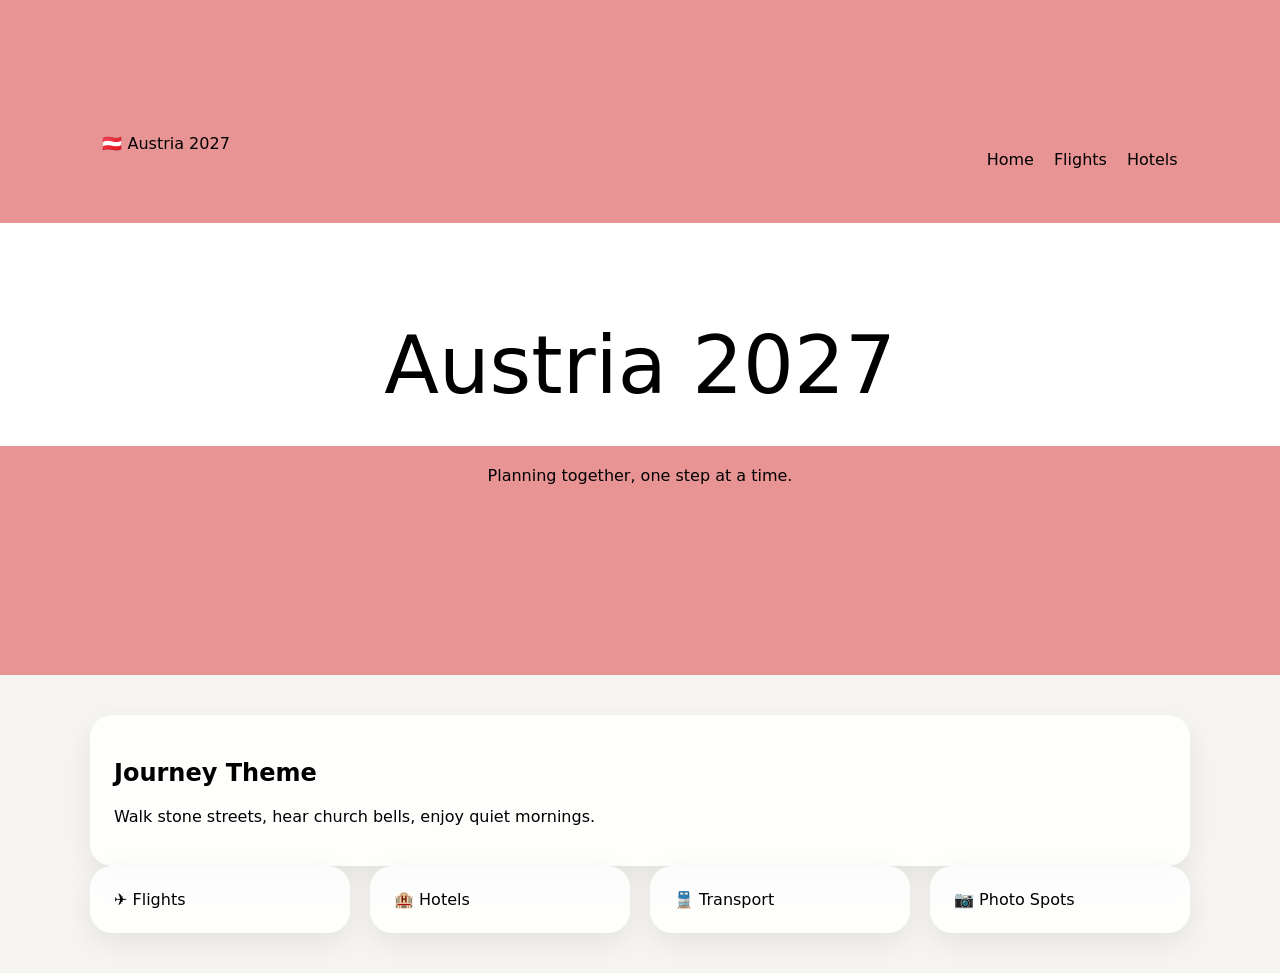
<file: Austria2027/index.html>
<!doctype html><html><head><meta charset='utf-8'><meta name='viewport' content='width=device-width,initial-scale=1'><title>Austria 2027</title><link rel='stylesheet' href='css/variables.css'><link rel='stylesheet' href='css/style.css'></head><body><header class='hero'><nav><div>🇦🇹 Austria 2027</div><ul><li>Home</li><li>Flights</li><li>Hotels</li></ul></nav><div class='hero-content'><h1>Austria 2027</h1><p>Planning together, one step at a time.</p></div></header><main class='container'><section class='card'><h2>Journey Theme</h2><p>Walk stone streets, hear church bells, enjoy quiet mornings.</p></section><section class='grid'><div class='card'>✈ Flights</div><div class='card'>🏨 Hotels</div><div class='card'>🚆 Transport</div><div class='card'>📷 Photo Spots</div></section></main><script src='js/app.js'></script></body></html>
</file>
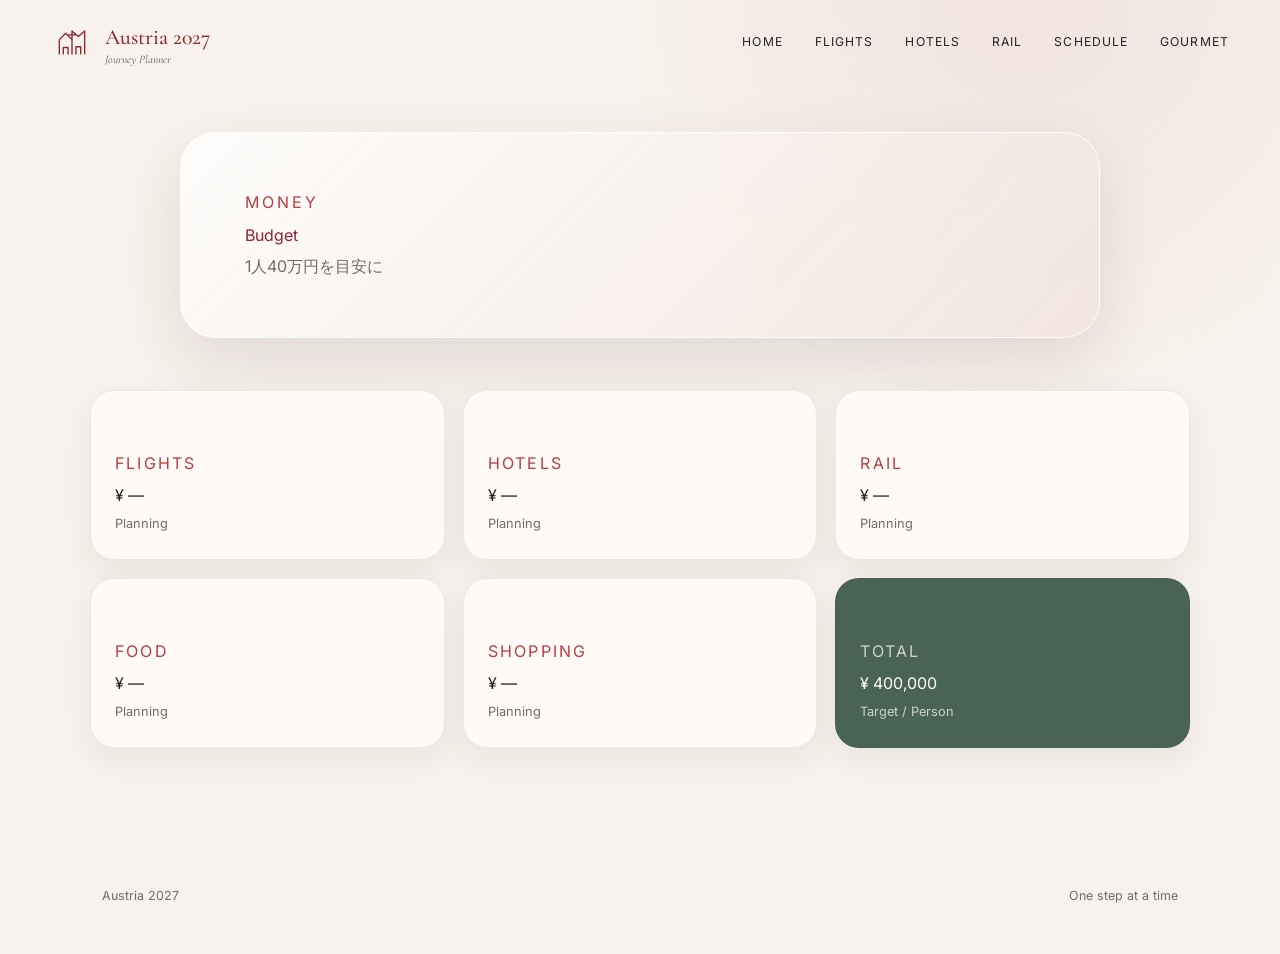
<file: budget.html>
<!doctype html><html lang="ja"><head><script>document.documentElement.classList.add("js")</script><meta charset="utf-8"><meta name="viewport" content="width=device-width,initial-scale=1,viewport-fit=cover"><meta name="theme-color" content="#b73d42"><meta name="description" content="Austria 2027 — Budget"><title>Budget | Austria 2027</title><link rel="preconnect" href="https://fonts.googleapis.com"><link rel="preconnect" href="https://fonts.gstatic.com" crossorigin><link href="https://fonts.googleapis.com/css2?family=Cormorant+Garamond:ital,wght@0,400;0,500;0,600;1,400&family=Inter:wght@400;500;600&display=swap" rel="stylesheet"><link rel="stylesheet" href="css/variables.css"><link rel="stylesheet" href="css/style.css"><link rel="stylesheet" href="css/animation.css"><link rel="stylesheet" href="css/pages.css"></head><body class="inner-page"><div class="scroll-progress" aria-hidden="true"><span></span></div><header class="site-header scrolled"><a class="brand tap-target" href="index.html" aria-label="Austria 2027 ホーム"><span class="brand-symbol" aria-hidden="true"><svg viewBox="0 0 48 48"><path d="M8 39V21l8-8 8 8v18M24 39V10l8 7 8-7v29M13 39v-8h6v8M29 39v-9h6v9M20 15h8" fill="none" stroke="currentColor" stroke-width="1.7" stroke-linecap="round" stroke-linejoin="round"/></svg></span><span class="brand-copy"><strong>Austria 2027</strong><small>Journey Planner</small></span></a><nav class="desktop-nav" aria-label="メインメニュー"><a href="index.html">Home</a>
<a href="flights.html">Flights</a>
<a href="hotels.html">Hotels</a>
<a href="rail.html">Rail</a>
<a href="schedule.html">Schedule</a>
<a href="gourmet.html">Gourmet</a></nav><button class="menu-button tap-target" type="button" aria-label="メニューを開く" aria-expanded="false"><span></span><span></span></button></header><nav class="mobile-menu" aria-label="スマホメニュー"><a class="tap-target" href="index.html">Home</a>
<a class="tap-target" href="flights.html">Flights</a>
<a class="tap-target" href="hotels.html">Hotels</a>
<a class="tap-target" href="rail.html">Rail</a>
<a class="tap-target" href="schedule.html">Schedule</a>
<a class="tap-target" href="gourmet.html">Gourmet</a>
<a class="tap-target" href="cafe.html">Cafe</a>
<a class="tap-target" href="map.html">Map</a>
<a class="tap-target active" href="budget.html">Budget</a>
<a class="tap-target" href="packing.html">Packing</a></nav><main class="inner-main page-frame"><section class="inner-hero reveal"><p>Money</p><h1>Budget</h1><span>1人40万円を目安に</span></section><section class="content-section"><div class="budget-grid"><article class="budget-card reveal"><small>Flights</small><strong>¥ —</strong><span>Planning</span></article><article class="budget-card reveal"><small>Hotels</small><strong>¥ —</strong><span>Planning</span></article><article class="budget-card reveal"><small>Rail</small><strong>¥ —</strong><span>Planning</span></article><article class="budget-card reveal"><small>Food</small><strong>¥ —</strong><span>Planning</span></article><article class="budget-card reveal"><small>Shopping</small><strong>¥ —</strong><span>Planning</span></article><article class="budget-card total reveal"><small>Total</small><strong>¥ 400,000</strong><span>Target / Person</span></article></div></section></main><footer class="page-frame"><span>Austria 2027</span><span>One step at a time</span></footer><nav class="mobile-tabbar" aria-label="スマホ下部メニュー"><a class="tap-target" href="index.html"><span>⌂</span><small>Home</small></a>
<a class="tap-target" href="schedule.html"><span>◫</span><small>Schedule</small></a>
<a class="tap-target" href="map.html"><span>⌖</span><small>Map</small></a>
<a class="tap-target active" href="budget.html"><span>¥</span><small>Budget</small></a></nav><script src="js/app.js"></script></body></html>
</file>
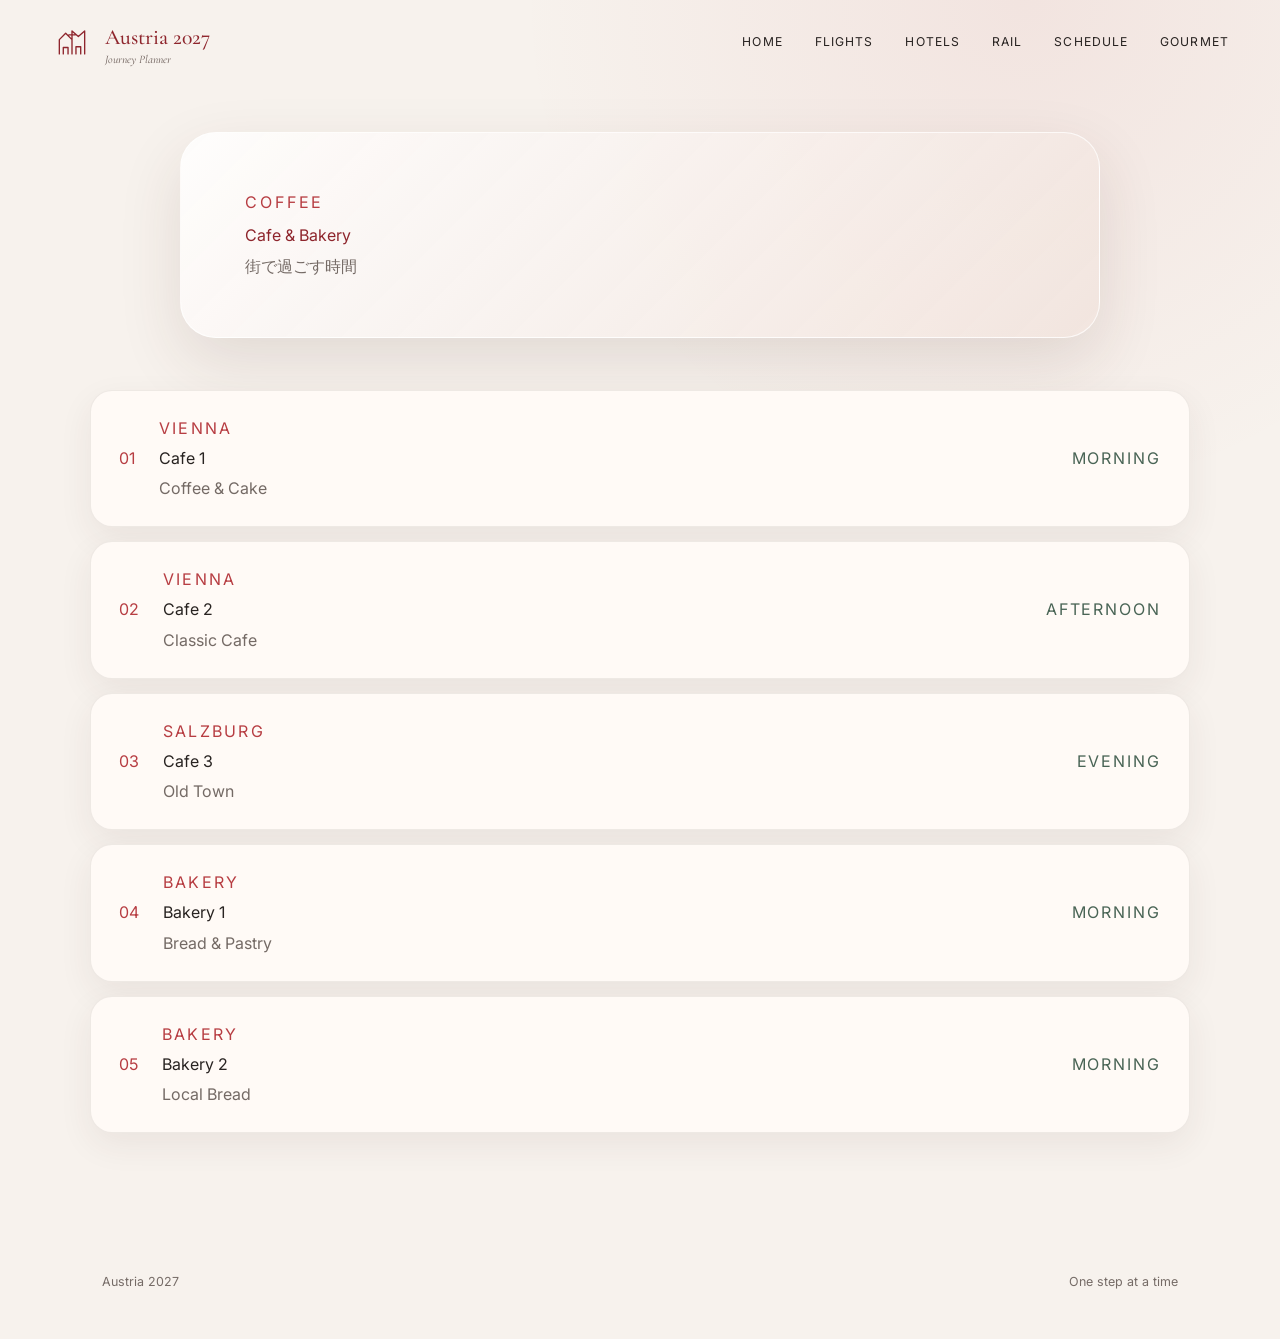
<file: cafe.html>
<!doctype html><html lang="ja"><head><script>document.documentElement.classList.add("js")</script><meta charset="utf-8"><meta name="viewport" content="width=device-width,initial-scale=1,viewport-fit=cover"><meta name="theme-color" content="#b73d42"><meta name="description" content="Austria 2027 — Cafe & Bakery"><title>Cafe | Austria 2027</title><link rel="preconnect" href="https://fonts.googleapis.com"><link rel="preconnect" href="https://fonts.gstatic.com" crossorigin><link href="https://fonts.googleapis.com/css2?family=Cormorant+Garamond:ital,wght@0,400;0,500;0,600;1,400&family=Inter:wght@400;500;600&display=swap" rel="stylesheet"><link rel="stylesheet" href="css/variables.css"><link rel="stylesheet" href="css/style.css"><link rel="stylesheet" href="css/animation.css"><link rel="stylesheet" href="css/pages.css"></head><body class="inner-page"><div class="scroll-progress" aria-hidden="true"><span></span></div><header class="site-header scrolled"><a class="brand tap-target" href="index.html" aria-label="Austria 2027 ホーム"><span class="brand-symbol" aria-hidden="true"><svg viewBox="0 0 48 48"><path d="M8 39V21l8-8 8 8v18M24 39V10l8 7 8-7v29M13 39v-8h6v8M29 39v-9h6v9M20 15h8" fill="none" stroke="currentColor" stroke-width="1.7" stroke-linecap="round" stroke-linejoin="round"/></svg></span><span class="brand-copy"><strong>Austria 2027</strong><small>Journey Planner</small></span></a><nav class="desktop-nav" aria-label="メインメニュー"><a href="index.html">Home</a>
<a href="flights.html">Flights</a>
<a href="hotels.html">Hotels</a>
<a href="rail.html">Rail</a>
<a href="schedule.html">Schedule</a>
<a href="gourmet.html">Gourmet</a></nav><button class="menu-button tap-target" type="button" aria-label="メニューを開く" aria-expanded="false"><span></span><span></span></button></header><nav class="mobile-menu" aria-label="スマホメニュー"><a class="tap-target" href="index.html">Home</a>
<a class="tap-target" href="flights.html">Flights</a>
<a class="tap-target" href="hotels.html">Hotels</a>
<a class="tap-target" href="rail.html">Rail</a>
<a class="tap-target" href="schedule.html">Schedule</a>
<a class="tap-target" href="gourmet.html">Gourmet</a>
<a class="tap-target active" href="cafe.html">Cafe</a>
<a class="tap-target" href="map.html">Map</a>
<a class="tap-target" href="budget.html">Budget</a>
<a class="tap-target" href="packing.html">Packing</a></nav><main class="inner-main page-frame"><section class="inner-hero reveal"><p>Coffee</p><h1>Cafe & Bakery</h1><span>街で過ごす時間</span></section><section class="content-section"><div class="stack-list"><article class="stack-card reveal"><span>01</span><div><small>Vienna</small><h2>Cafe 1</h2><p>Coffee & Cake</p></div><em>Morning</em></article><article class="stack-card reveal"><span>02</span><div><small>Vienna</small><h2>Cafe 2</h2><p>Classic Cafe</p></div><em>Afternoon</em></article><article class="stack-card reveal"><span>03</span><div><small>Salzburg</small><h2>Cafe 3</h2><p>Old Town</p></div><em>Evening</em></article><article class="stack-card reveal"><span>04</span><div><small>Bakery</small><h2>Bakery 1</h2><p>Bread & Pastry</p></div><em>Morning</em></article><article class="stack-card reveal"><span>05</span><div><small>Bakery</small><h2>Bakery 2</h2><p>Local Bread</p></div><em>Morning</em></article></div></section></main><footer class="page-frame"><span>Austria 2027</span><span>One step at a time</span></footer><nav class="mobile-tabbar" aria-label="スマホ下部メニュー"><a class="tap-target" href="index.html"><span>⌂</span><small>Home</small></a>
<a class="tap-target" href="schedule.html"><span>◫</span><small>Schedule</small></a>
<a class="tap-target" href="map.html"><span>⌖</span><small>Map</small></a>
<a class="tap-target" href="budget.html"><span>¥</span><small>Budget</small></a></nav><script src="js/app.js"></script></body></html>
</file>
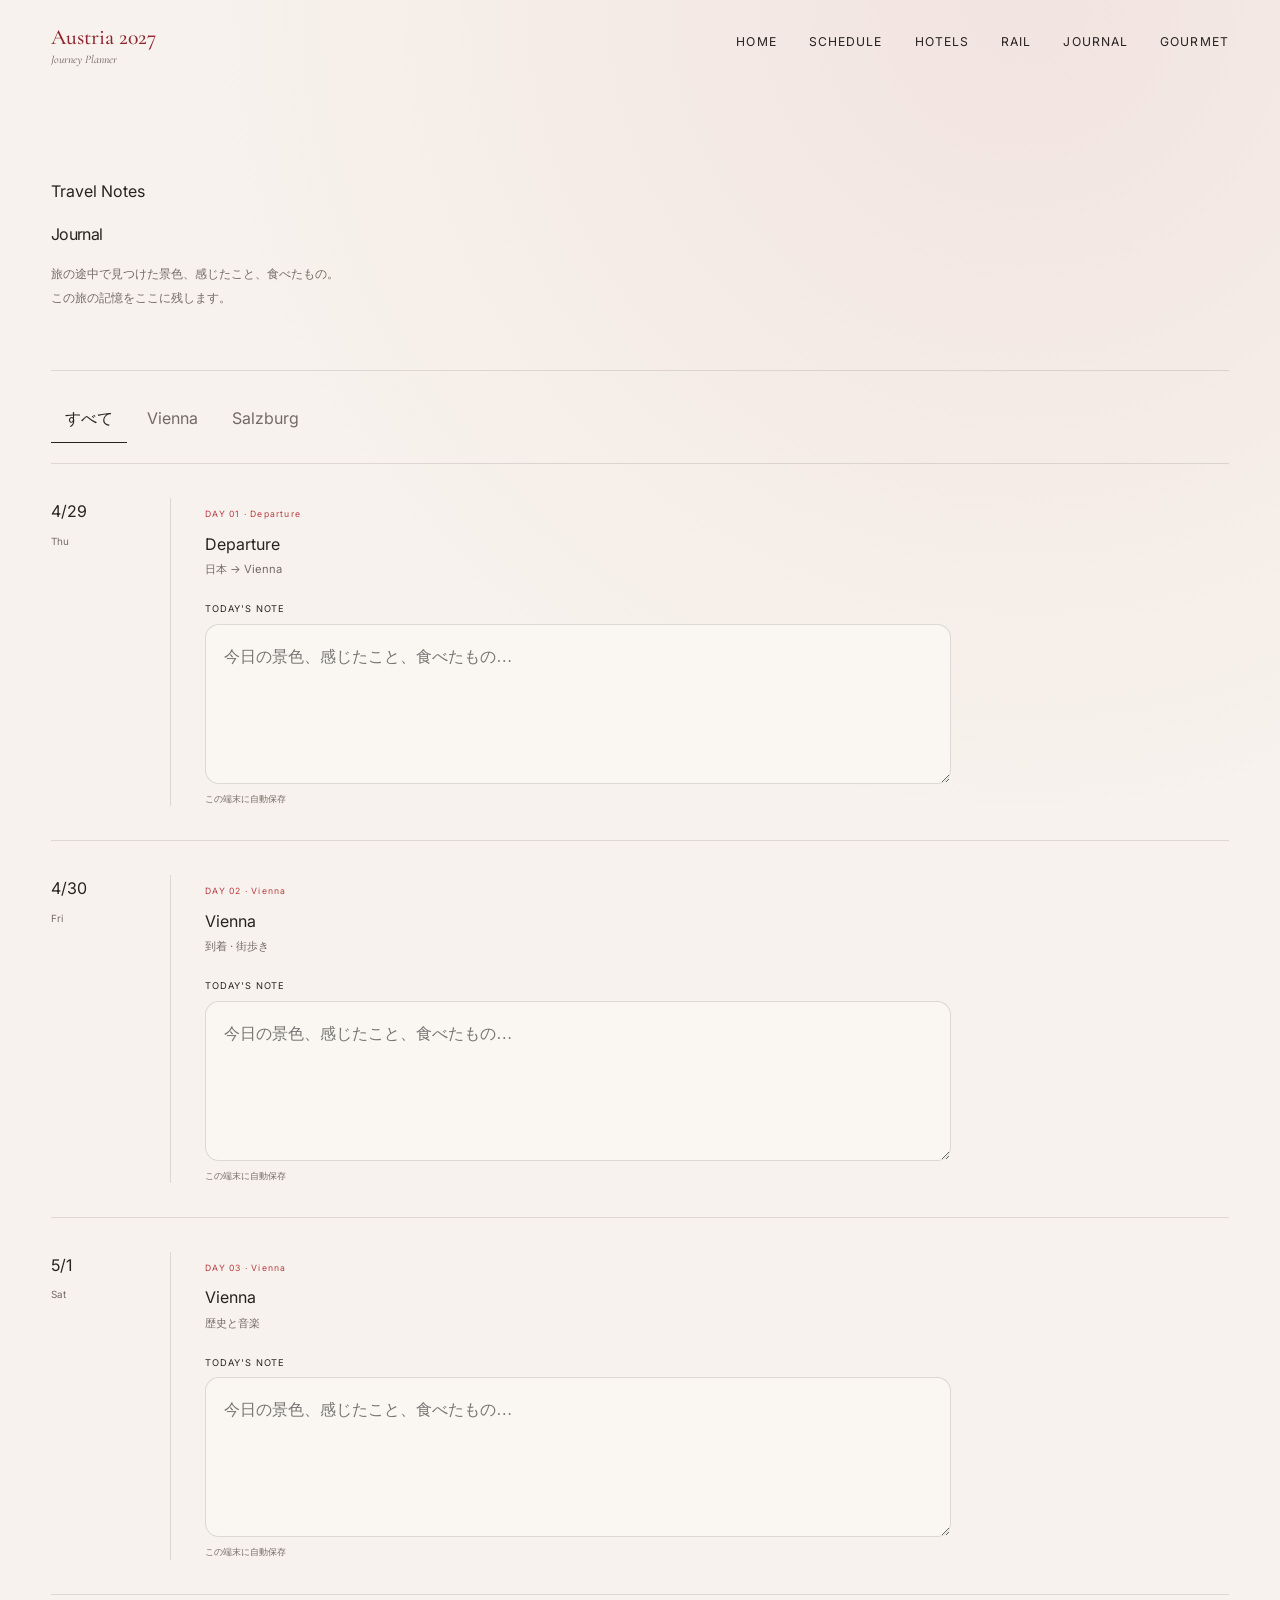
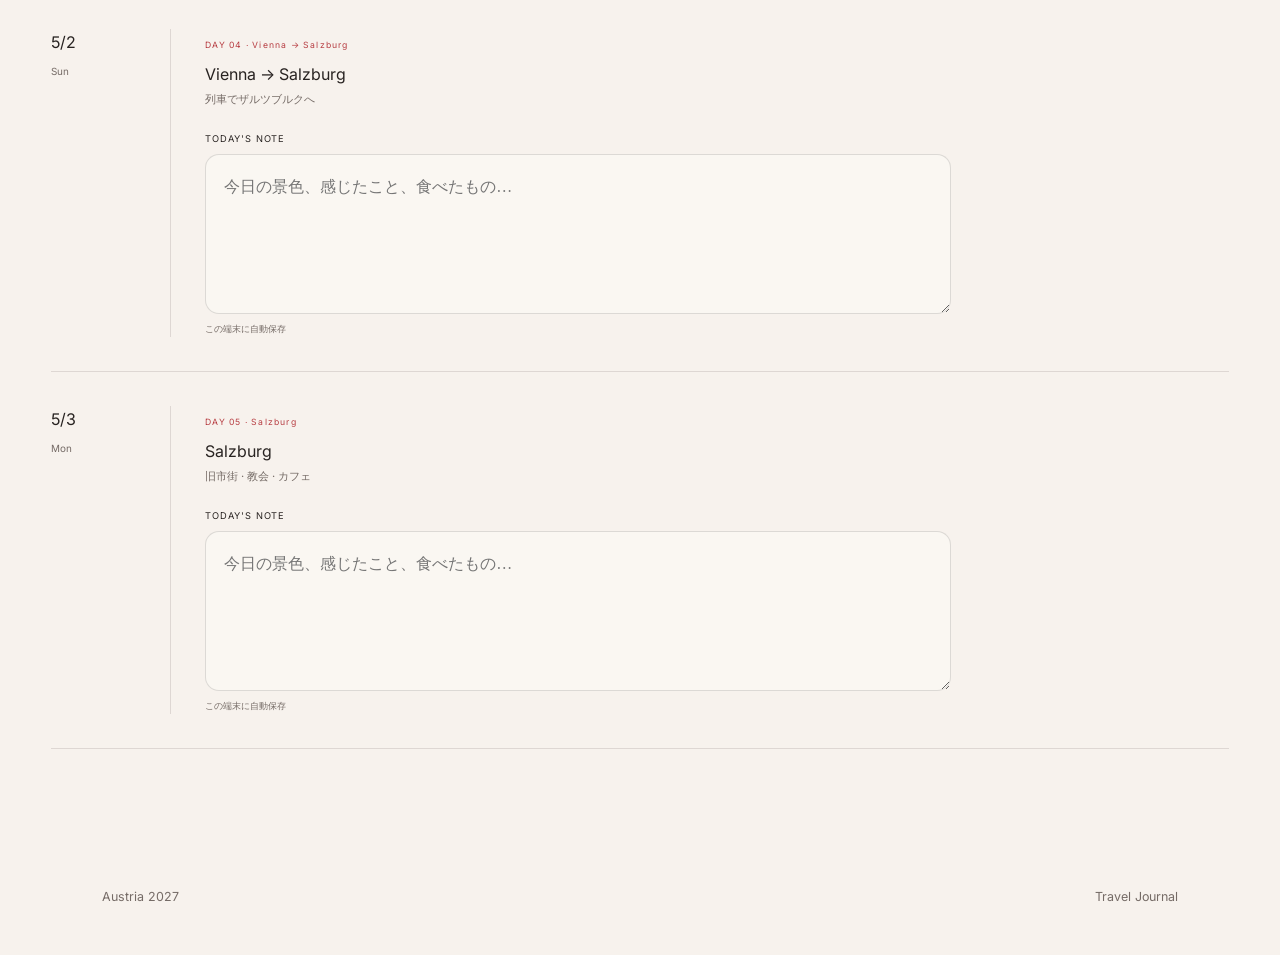
<file: journal.html>
<!doctype html><html lang="ja"><head><script>document.documentElement.classList.add("js")</script><meta charset="utf-8"><meta name="viewport" content="width=device-width,initial-scale=1,viewport-fit=cover"><meta name="theme-color" content="#b73d42"><link rel="preconnect" href="https://fonts.googleapis.com"><link rel="preconnect" href="https://fonts.gstatic.com" crossorigin><link href="https://fonts.googleapis.com/css2?family=Cormorant+Garamond:ital,wght@0,400;0,500;0,600;1,400&family=Inter:wght@400;500;600&display=swap" rel="stylesheet"><link rel="stylesheet" href="css/variables.css"><link rel="stylesheet" href="css/style.css"><link rel="stylesheet" href="css/animation.css"><link rel="stylesheet" href="css/pages.css"><title>Journal | Austria 2027</title></head><body class="inner-page journal-notes-page"><div class="scroll-progress"><span></span></div><header class="site-header scrolled"><a class="brand tap-target" href="index.html"><span class="brand-copy"><strong>Austria 2027</strong><small>Journey Planner</small></span></a><nav class="desktop-nav"><a href="index.html">Home</a><a href="schedule.html">Schedule</a><a href="hotels.html">Hotels</a><a href="rail.html">Rail</a><a href="journal.html">Journal</a><a href="gourmet.html">Gourmet</a></nav><button class="menu-button tap-target" type="button" aria-label="メニューを開く" aria-expanded="false"><span></span><span></span></button></header><nav class="mobile-menu"><a class="tap-target" href="index.html">Home</a><a class="tap-target" href="vienna.html">Vienna</a><a class="tap-target" href="salzburg.html">Salzburg</a><a class="tap-target" href="schedule.html">Schedule</a><a class="tap-target" href="journal.html">Journal</a><a class="tap-target" href="map.html">Map</a></nav><main class="notes-main"><section class="notes-head page-frame"><p class="section-label">Travel Notes</p><h1>Journal</h1><p>旅の途中で見つけた景色、感じたこと、食べたもの。<br>この旅の記憶をここに残します。</p></section><section class="notes-wrap page-frame"><div class="notes-tabs" role="tablist"><button class="active" data-filter="all">すべて</button><button data-filter="vienna">Vienna</button><button data-filter="salzburg">Salzburg</button></div><div class="notes-days"><article class="note-day" data-city="travel" id="day1"><div class="note-date"><strong>4/29</strong><span>Thu</span></div><div class="note-editor"><small>DAY 01 · Departure</small><h2>Departure</h2><p class="note-sub">日本 → Vienna</p><label for="note1">Today's note</label><textarea id="note1" data-note="austria27-note-1" placeholder="今日の景色、感じたこと、食べたもの…"></textarea><div class="note-status" aria-live="polite">この端末に自動保存</div></div></article><article class="note-day" data-city="vienna" id="day2"><div class="note-date"><strong>4/30</strong><span>Fri</span></div><div class="note-editor"><small>DAY 02 · Vienna</small><h2>Vienna</h2><p class="note-sub">到着 · 街歩き</p><label for="note2">Today's note</label><textarea id="note2" data-note="austria27-note-2" placeholder="今日の景色、感じたこと、食べたもの…"></textarea><div class="note-status" aria-live="polite">この端末に自動保存</div></div></article><article class="note-day" data-city="vienna" id="day3"><div class="note-date"><strong>5/1</strong><span>Sat</span></div><div class="note-editor"><small>DAY 03 · Vienna</small><h2>Vienna</h2><p class="note-sub">歴史と音楽</p><label for="note3">Today's note</label><textarea id="note3" data-note="austria27-note-3" placeholder="今日の景色、感じたこと、食べたもの…"></textarea><div class="note-status" aria-live="polite">この端末に自動保存</div></div></article><article class="note-day" data-city="salzburg" id="day4"><div class="note-date"><strong>5/2</strong><span>Sun</span></div><div class="note-editor"><small>DAY 04 · Vienna → Salzburg</small><h2>Vienna → Salzburg</h2><p class="note-sub">列車でザルツブルクへ</p><label for="note4">Today's note</label><textarea id="note4" data-note="austria27-note-4" placeholder="今日の景色、感じたこと、食べたもの…"></textarea><div class="note-status" aria-live="polite">この端末に自動保存</div></div></article><article class="note-day" data-city="salzburg" id="day5"><div class="note-date"><strong>5/3</strong><span>Mon</span></div><div class="note-editor"><small>DAY 05 · Salzburg</small><h2>Salzburg</h2><p class="note-sub">旧市街 · 教会 · カフェ</p><label for="note5">Today's note</label><textarea id="note5" data-note="austria27-note-5" placeholder="今日の景色、感じたこと、食べたもの…"></textarea><div class="note-status" aria-live="polite">この端末に自動保存</div></div></article></div></section></main><footer class="page-frame"><span>Austria 2027</span><span>Travel Journal</span></footer><nav class="mobile-tabbar"><a class="tap-target" href="index.html"><span>⌂</span><small>Home</small></a><a class="tap-target" href="schedule.html"><span>◫</span><small>Schedule</small></a><a class="tap-target active" href="journal.html"><span>✎</span><small>Journal</small></a><a class="tap-target" href="map.html"><span>⌖</span><small>Map</small></a></nav><script src="js/app.js"></script><script src="js/journal.js"></script></body></html>
</file>
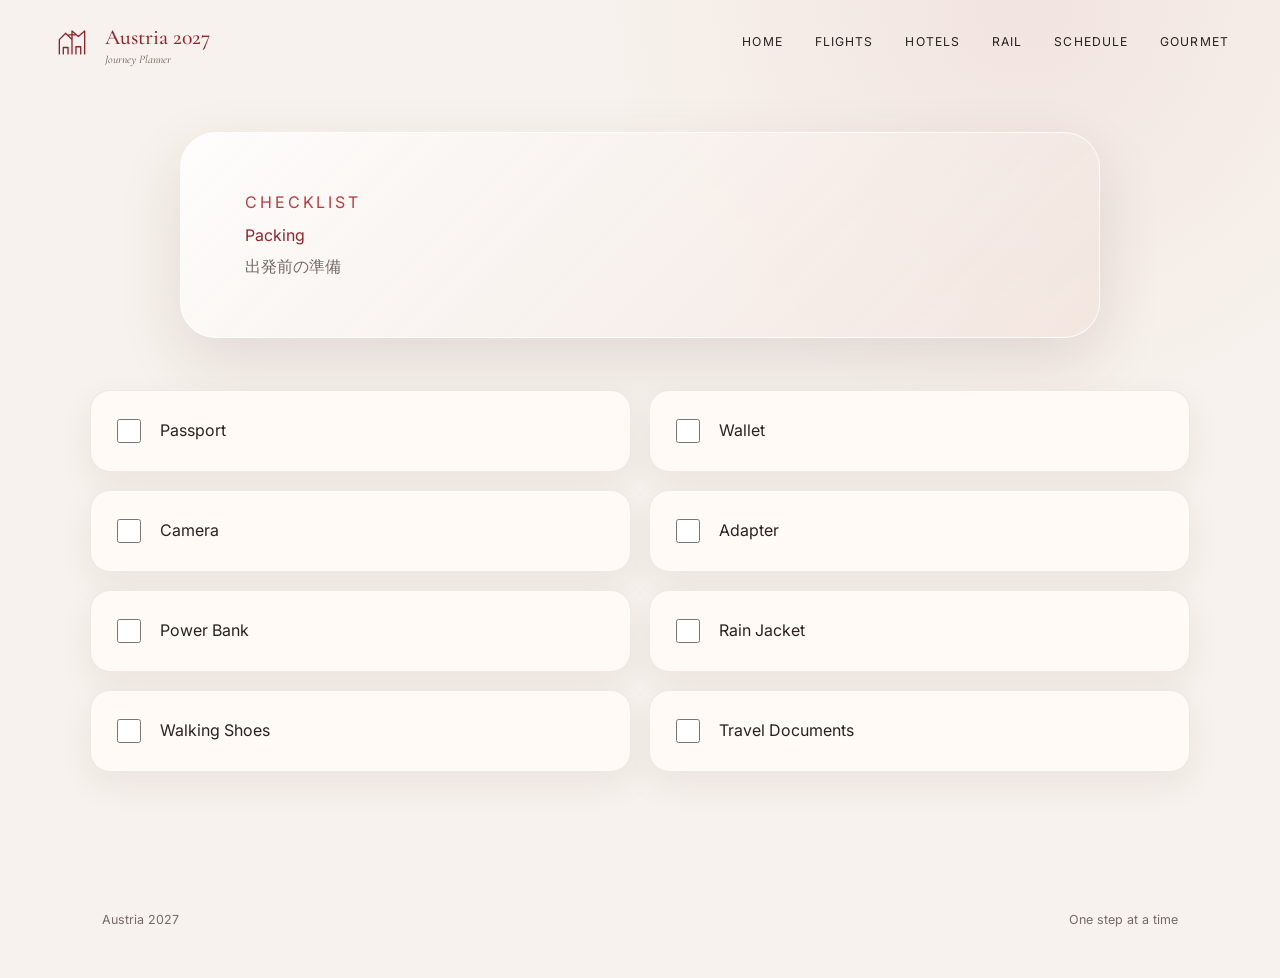
<file: packing.html>
<!doctype html><html lang="ja"><head><script>document.documentElement.classList.add("js")</script><meta charset="utf-8"><meta name="viewport" content="width=device-width,initial-scale=1,viewport-fit=cover"><meta name="theme-color" content="#b73d42"><meta name="description" content="Austria 2027 — Packing"><title>Packing | Austria 2027</title><link rel="preconnect" href="https://fonts.googleapis.com"><link rel="preconnect" href="https://fonts.gstatic.com" crossorigin><link href="https://fonts.googleapis.com/css2?family=Cormorant+Garamond:ital,wght@0,400;0,500;0,600;1,400&family=Inter:wght@400;500;600&display=swap" rel="stylesheet"><link rel="stylesheet" href="css/variables.css"><link rel="stylesheet" href="css/style.css"><link rel="stylesheet" href="css/animation.css"><link rel="stylesheet" href="css/pages.css"></head><body class="inner-page"><div class="scroll-progress" aria-hidden="true"><span></span></div><header class="site-header scrolled"><a class="brand tap-target" href="index.html" aria-label="Austria 2027 ホーム"><span class="brand-symbol" aria-hidden="true"><svg viewBox="0 0 48 48"><path d="M8 39V21l8-8 8 8v18M24 39V10l8 7 8-7v29M13 39v-8h6v8M29 39v-9h6v9M20 15h8" fill="none" stroke="currentColor" stroke-width="1.7" stroke-linecap="round" stroke-linejoin="round"/></svg></span><span class="brand-copy"><strong>Austria 2027</strong><small>Journey Planner</small></span></a><nav class="desktop-nav" aria-label="メインメニュー"><a href="index.html">Home</a>
<a href="flights.html">Flights</a>
<a href="hotels.html">Hotels</a>
<a href="rail.html">Rail</a>
<a href="schedule.html">Schedule</a>
<a href="gourmet.html">Gourmet</a></nav><button class="menu-button tap-target" type="button" aria-label="メニューを開く" aria-expanded="false"><span></span><span></span></button></header><nav class="mobile-menu" aria-label="スマホメニュー"><a class="tap-target" href="index.html">Home</a>
<a class="tap-target" href="flights.html">Flights</a>
<a class="tap-target" href="hotels.html">Hotels</a>
<a class="tap-target" href="rail.html">Rail</a>
<a class="tap-target" href="schedule.html">Schedule</a>
<a class="tap-target" href="gourmet.html">Gourmet</a>
<a class="tap-target" href="cafe.html">Cafe</a>
<a class="tap-target" href="map.html">Map</a>
<a class="tap-target" href="budget.html">Budget</a>
<a class="tap-target active" href="packing.html">Packing</a></nav><main class="inner-main page-frame"><section class="inner-hero reveal"><p>Checklist</p><h1>Packing</h1><span>出発前の準備</span></section><section class="content-section"><div class="check-grid"><label class="check-card reveal"><input type="checkbox"><span>Passport</span></label><label class="check-card reveal"><input type="checkbox"><span>Wallet</span></label><label class="check-card reveal"><input type="checkbox"><span>Camera</span></label><label class="check-card reveal"><input type="checkbox"><span>Adapter</span></label><label class="check-card reveal"><input type="checkbox"><span>Power Bank</span></label><label class="check-card reveal"><input type="checkbox"><span>Rain Jacket</span></label><label class="check-card reveal"><input type="checkbox"><span>Walking Shoes</span></label><label class="check-card reveal"><input type="checkbox"><span>Travel Documents</span></label></div></section></main><footer class="page-frame"><span>Austria 2027</span><span>One step at a time</span></footer><nav class="mobile-tabbar" aria-label="スマホ下部メニュー"><a class="tap-target" href="index.html"><span>⌂</span><small>Home</small></a>
<a class="tap-target" href="schedule.html"><span>◫</span><small>Schedule</small></a>
<a class="tap-target" href="map.html"><span>⌖</span><small>Map</small></a>
<a class="tap-target" href="budget.html"><span>¥</span><small>Budget</small></a></nav><script src="js/app.js"></script></body></html>
</file>
<file: Austria2027/css/variables.css>
:root{--primary:#c73a3a;--bg:#f7f5f2;--card:#ffffffdd;--radius:22px;}
</file>
<file: Austria2027/css/style.css>
body{margin:0;font-family:system-ui;background:var(--bg)}.hero{min-height:75vh;background:linear-gradient(rgba(255,255,255,.45),rgba(255,255,255,.45)),repeating-linear-gradient(to bottom,#d63d3d 0 33%,#fff 33% 66%,#d63d3d 66% 100%);display:flex;flex-direction:column;justify-content:center}nav{display:flex;justify-content:space-between;padding:20px 8%}nav ul{display:flex;gap:20px;list-style:none}.hero-content{text-align:center;padding:60px}h1{font-size:clamp(3rem,8vw,5rem);font-weight:300}.container{max-width:1100px;margin:auto;padding:40px 20px}.grid{display:grid;grid-template-columns:repeat(auto-fit,minmax(220px,1fr));gap:20px}.card{background:var(--card);padding:24px;border-radius:22px;box-shadow:0 10px 30px rgba(0,0,0,.08)}@media(max-width:700px){nav ul{display:none}}
</file>
<file: css/variables.css>
:root {
  --red: #b73d42;
  --red-dark: #8e252c;
  --paper: #f7f2ed;
  --cream: #fffaf6;
  --ink: #282321;
  --muted: #746a65;
  --forest: #496455;
  --line: rgba(74, 55, 50, .14);
  --glass: rgba(255, 250, 246, .76);
  --shadow-soft: 0 24px 64px rgba(77, 42, 36, .12);
  --shadow-card: 0 18px 44px rgba(76, 48, 40, .11);
  --radius-small: 18px;
  --radius-medium: 26px;
  --radius-large: 36px;
  --page-edge: clamp(20px, 4vw, 64px);
  --content-width: 1180px;
  --header-height: 84px;
  --tap-size: 48px;
  --ease-soft: cubic-bezier(.22, .8, .25, 1);
}
</file>
<file: css/style.css>
*{box-sizing:border-box}html{scroll-behavior:smooth}body{margin:0;background:var(--paper);color:var(--ink);font-family:Inter,"Hiragino Kaku Gothic ProN",sans-serif;line-height:1.7;overflow-x:hidden}body.is-loading{overflow:hidden}a{color:inherit;text-decoration:none}button{color:inherit;font:inherit}img{display:block;width:100%}.page-frame{width:calc(100% - (var(--page-edge)*2));max-width:1400px;margin-inline:auto}.tap-target{min-width:var(--tap-size);min-height:var(--tap-size)}h1,h2,h3,.brand-copy strong,.hero-script,.story-image figcaption strong,.note-card blockquote{font-family:"Cormorant Garamond","Times New Roman",serif}.opening{position:fixed;z-index:999;inset:0;display:grid;place-items:center;background:#f4ece6;color:var(--red-dark);transition:opacity .8s ease,visibility .8s ease}.opening.hide{opacity:0;visibility:hidden}.opening-inner{text-align:center}.opening-mark{width:74px;height:74px;margin:auto;display:grid;place-items:center;border:1px solid rgba(142,37,44,.28);border-radius:50%;font:500 2.8rem "Cormorant Garamond",serif}.opening p{margin:16px 0 2px;font:500 1.7rem "Cormorant Garamond",serif}.opening small{color:var(--muted);font:italic .82rem "Cormorant Garamond",serif}.site-header{position:fixed;z-index:60;top:0;left:0;right:0;min-height:var(--header-height);padding:16px var(--page-edge);display:grid;grid-template-columns:1fr auto;align-items:center;transition:.35s}.site-header.scrolled{background:rgba(255,250,246,.88);box-shadow:0 10px 32px rgba(58,35,30,.08);backdrop-filter:blur(18px)}.brand{display:inline-flex;align-items:center;gap:12px;justify-self:start}.brand-symbol{width:42px;height:42px;display:grid;place-items:center;color:var(--red-dark)}.brand-symbol svg{width:38px}.brand-copy strong{display:block;color:var(--red-dark);font-size:clamp(1.2rem,1.7vw,1.72rem);font-weight:500}.brand-copy small{display:block;margin-top:-4px;color:#695b56;font:italic .72rem "Cormorant Garamond",serif}.desktop-nav{display:flex;align-items:center;gap:clamp(20px,2.5vw,42px);font-size:.76rem;letter-spacing:.09em;text-transform:uppercase}.desktop-nav a{min-height:48px;display:grid;place-items:center;position:relative}.desktop-nav a:after{content:"";position:absolute;left:0;right:100%;bottom:7px;height:1px;background:var(--red);transition:right .3s}.desktop-nav a:hover:after{right:0}.menu-button,.mobile-menu,.mobile-tabbar{display:none}.hero{min-height:100svh;position:relative;overflow:hidden;padding:calc(var(--header-height) + 46px) clamp(18px,3vw,42px) 40px;display:flex;flex-direction:column;justify-content:center;border-radius:0 0 var(--radius-large) var(--radius-large);background:#edbab6}.flag-scene{position:absolute;inset:-10% -6%;perspective:1200px;transform:rotate(-2deg) scale(1.08)}.flag-surface{position:absolute;inset:0;display:grid;grid-template-rows:1fr 1.05fr 1fr;transform-style:preserve-3d;animation:flagFloat 15s ease-in-out infinite alternate}.flag-band{position:relative;overflow:hidden}.flag-red{background:linear-gradient(90deg,#e8aaa8 0%,#d47a7d 42%,#efb7b0 100%)}.flag-white{background:linear-gradient(90deg,#fffaf6 0%,#f1e9e4 48%,#fffdf9 100%)}.fabric-light,.fabric-shadow,.fabric-grain{position:absolute;inset:0;pointer-events:none}.fabric-light{background:radial-gradient(circle at 18% 22%,rgba(255,255,255,.55),transparent 28%),linear-gradient(105deg,transparent 7%,rgba(255,255,255,.48) 25%,transparent 40% 57%,rgba(255,255,255,.2) 72%,transparent 85%);mix-blend-mode:soft-light}.fabric-shadow{background:linear-gradient(96deg,transparent 0 18%,rgba(91,30,29,.10) 31%,transparent 45% 62%,rgba(91,30,29,.13) 75%,transparent 90%),radial-gradient(ellipse at 66% 48%,rgba(91,30,29,.10),transparent 33%);mix-blend-mode:multiply}.fabric-grain{opacity:.22;background:repeating-linear-gradient(88deg,rgba(255,255,255,.12) 0 1px,transparent 1px 4px),repeating-linear-gradient(2deg,rgba(96,45,40,.06) 0 1px,transparent 1px 5px);mix-blend-mode:soft-light}.hero-vignette{position:absolute;inset:0;background:radial-gradient(circle at 50% 38%,rgba(255,255,255,.12),transparent 34%),linear-gradient(to bottom,rgba(255,255,255,.02),rgba(255,247,241,.18)),radial-gradient(ellipse at center,transparent 42%,rgba(93,42,39,.08) 100%)}.hero-copy{position:relative;z-index:3;width:min(100%,1030px);margin:0 auto;text-align:center;text-shadow:0 10px 30px rgba(85,37,36,.08)}.eyebrow{margin:0 0 10px;color:var(--red-dark);font:600 .68rem Inter,sans-serif;letter-spacing:.22em;text-transform:uppercase}.hero h1{margin:0;color:rgba(137,36,42,.9);font-size:clamp(4rem,9vw,8.8rem);font-weight:500;line-height:.94;letter-spacing:-.045em;filter:drop-shadow(0 10px 20px rgba(103,35,36,.09))}.mobile-break{display:none}.hero-script{margin:24px auto 10px;color:#4d403c;font-size:clamp(1.1rem,2vw,1.55rem);font-style:italic}.hero-ornament{display:grid;grid-template-columns:72px 42px 72px;justify-content:center;align-items:center;gap:14px;margin:17px auto 9px;color:var(--red)}.hero-ornament span{height:1px;background:linear-gradient(to right,transparent,currentColor)}.hero-ornament span:last-child{background:linear-gradient(to left,transparent,currentColor)}.hero-ornament svg{width:42px}.hero-jp{margin:0;font-size:clamp(.95rem,1.5vw,1.2rem);letter-spacing:.1em}.dashboard{position:relative;z-index:4;width:min(100%,var(--content-width));margin:40px auto 0;display:grid;grid-template-columns:230px 1fr;gap:14px}.glass-card{background:linear-gradient(135deg,rgba(255,255,255,.80),rgba(255,248,243,.62));border:1px solid rgba(255,255,255,.72);box-shadow:var(--shadow-card),inset 0 1px 0 rgba(255,255,255,.8);backdrop-filter:blur(22px) saturate(120%);border-radius:var(--radius-small)}.card-kicker{color:var(--red);font-size:.61rem;font-weight:600;letter-spacing:.16em;text-transform:uppercase}.countdown-card{padding:22px;text-align:center}.countdown-card p{margin:6px 0 0}.countdown-card strong{display:block;color:var(--red);font:500 3.15rem/1.08 "Cormorant Garamond",serif}.countdown-card strong small{font:500 1rem Inter,sans-serif;margin-left:4px}.countdown-card em{display:block;color:var(--muted);font-style:normal;font-size:.77rem}.progress-card{padding:17px 22px 20px}.progress-header{padding-bottom:10px;border-bottom:1px solid var(--line)}.progress-header h2{margin:2px 0 0;font-size:1.08rem;font-weight:500}.progress-track{display:grid;grid-template-columns:repeat(5,1fr);gap:12px;padding-top:14px}.progress-item{text-align:center}.progress-icon{width:54px;height:54px;margin:0 auto 7px;border:4px solid rgba(72,63,59,.12);border-radius:50%;display:grid;place-items:center}.progress-item.active .progress-icon{border-top-color:var(--red);border-right-color:var(--red)}.progress-item b,.progress-item small{display:block}.progress-item b{font-size:.88rem}.progress-item small{color:var(--muted);font-size:.74rem}.section{padding:110px clamp(16px,2.5vw,34px)}.mood-section{margin-top:22px;background:linear-gradient(#f8f3ee,#f1e9e3);border-radius:var(--radius-large)}.section-heading{max-width:820px;margin:0 auto 54px;text-align:center}.section-heading p{margin:0;color:var(--red);font-size:.66rem;font-weight:600;letter-spacing:.2em;text-transform:uppercase}.section-heading h2{margin:6px 0;font-size:clamp(2.2rem,4.5vw,3.7rem);font-weight:500;line-height:1.1}.section-heading span{display:block;color:var(--muted)}.story-stack{max-width:var(--content-width);margin:auto;display:grid;gap:96px}.story-panel{display:grid;grid-template-columns:minmax(0,1.25fr) minmax(280px,.75fr);gap:52px;align-items:center}.story-panel.reverse{grid-template-columns:minmax(280px,.75fr) minmax(0,1.25fr)}.story-panel.reverse .story-image{order:2}.story-panel.reverse .story-copy{order:1}.story-image{position:relative;margin:0;aspect-ratio:4/3;overflow:hidden;border-radius:var(--radius-medium);box-shadow:var(--shadow-soft);background:#d8cec8}.story-image img{height:100%;object-fit:cover;filter:saturate(.86) contrast(.96) brightness(.98);transform:scale(1.02)}.story-image:after{content:"";position:absolute;inset:0;background:linear-gradient(to top,rgba(28,21,18,.52),transparent 52%)}.story-image figcaption{position:absolute;z-index:2;left:24px;right:24px;bottom:20px;color:white;display:grid;grid-template-columns:auto 1fr;column-gap:12px;align-items:end}.story-image figcaption span{grid-row:1/3;font-size:.7rem;letter-spacing:.12em}.story-image figcaption strong{font-size:2rem;font-weight:500;line-height:1}.story-image figcaption small{font:italic .92rem "Cormorant Garamond",serif}.story-copy{padding:10px}.story-copy h3{margin:10px 0 16px;font-size:clamp(2rem,3.2vw,3.1rem);font-weight:500;line-height:1.13}.story-copy>p:last-child{margin:0;color:var(--muted)}.route-section{margin-top:22px;padding:110px clamp(16px,2.5vw,34px);background:#eee5de;border-radius:var(--radius-large)}.route-map{max-width:var(--content-width);margin:auto;position:relative;display:grid;grid-template-columns:repeat(4,1fr);gap:20px}.route-line{position:absolute;top:31px;left:11%;right:11%;height:1px;background:linear-gradient(90deg,var(--red),#c7a777,var(--forest))}.route-stop{position:relative;text-align:center;padding:0 12px}.route-dot{position:relative;z-index:2;width:64px;height:64px;margin:0 auto 18px;display:grid;place-items:center;border-radius:50%;background:var(--cream);border:1px solid rgba(183,61,66,.22);box-shadow:0 10px 24px rgba(65,45,39,.08);color:var(--red);font-family:"Cormorant Garamond",serif;font-size:1.05rem}.route-stop small{color:var(--red);font-size:.61rem;font-weight:600;letter-spacing:.15em;text-transform:uppercase}.route-stop h3{margin:5px 0;font-size:1.75rem;font-weight:500}.route-stop p{margin:0;color:var(--muted);font-size:.86rem}.destinations-section{margin-top:22px;background:#f4eee9;border-radius:var(--radius-large)}.destination-list{max-width:930px;margin:0 auto;border-top:1px solid var(--line)}.destination-row{min-height:112px;display:grid;grid-template-columns:72px 1fr auto;gap:24px;align-items:center;padding:25px 10px;border-bottom:1px solid var(--line);transition:padding-left .3s}.destination-row:hover{padding-left:20px}.destination-number{color:var(--red);font:500 1.4rem "Cormorant Garamond",serif}.destination-row h3{margin:0;font-size:1.8rem;font-weight:500}.destination-row p{margin:3px 0 0;color:var(--muted)}.destination-row em{color:var(--forest);font-style:normal;font-size:.68rem;font-weight:600;letter-spacing:.12em;text-transform:uppercase}.note-section{margin-top:22px;padding:105px clamp(16px,2.5vw,34px);background:var(--forest);color:#f7f2ed;border-radius:var(--radius-large)}.note-card{max-width:920px;margin:0 auto;padding:60px 30px;text-align:center;border:1px solid rgba(255,255,255,.18);border-radius:var(--radius-large);background:rgba(255,255,255,.05)}.note-card>p{color:#e8cfab;font-size:.66rem;font-weight:600;letter-spacing:.2em;text-transform:uppercase}.note-card blockquote{margin:18px 0;font-size:clamp(1.8rem,3vw,2.8rem);font-weight:400;line-height:1.45}.note-card small{color:rgba(255,255,255,.62)}footer{min-height:116px;padding:30px var(--page-edge);display:flex;justify-content:space-between;align-items:center;color:#756b66;font-size:.78rem}.reveal{opacity:0;transform:translateY(28px);transition:opacity .9s var(--ease-soft),transform .9s var(--ease-soft)}.reveal.visible{opacity:1;transform:none}@media(max-width:920px){.desktop-nav{display:none}.menu-button{display:grid;width:48px;height:48px;padding:0;place-content:center;gap:7px;justify-self:end;border:1px solid rgba(126,62,63,.24);border-radius:14px;background:rgba(255,255,255,.22)}.menu-button span{width:21px;height:1px;background:currentColor}.mobile-menu{position:fixed;z-index:55;top:76px;left:var(--page-edge);right:var(--page-edge);display:grid;gap:4px;padding:12px;border:1px solid rgba(255,255,255,.72);border-radius:20px;background:rgba(255,250,246,.96);box-shadow:var(--shadow-soft);backdrop-filter:blur(18px);transform:translateY(-14px);opacity:0;pointer-events:none;transition:.3s}.mobile-menu.open{transform:none;opacity:1;pointer-events:auto}.mobile-menu a{display:flex;align-items:center;padding:0 15px;border-radius:14px}.mobile-menu a:hover{background:#f3e7e2}.story-panel,.story-panel.reverse{grid-template-columns:1fr;gap:26px}.story-panel.reverse .story-image,.story-panel.reverse .story-copy{order:initial}.route-map{grid-template-columns:repeat(2,1fr);gap:42px 20px}.route-line{display:none}}@media(max-width:700px){:root{--header-height:72px;--page-edge:14px;--tap-size:52px}body{padding-bottom:82px}.site-header{padding:10px var(--page-edge)}.brand-copy small{display:none}.brand-copy strong{font-size:1.22rem}.brand-symbol{width:36px;height:36px}.hero{width:calc(100% - 20px);min-height:100svh;padding:102px 14px 30px;border-radius:0 0 30px 30px}.flag-scene{inset:-4% -34%;transform:rotate(-3deg) scale(1.18)}.hero-copy{min-height:31svh;display:flex;flex-direction:column;justify-content:center}.hero h1{font-size:clamp(3.1rem,15.5vw,4.7rem);line-height:.9}.mobile-break{display:inline}.hero-script{margin-top:18px;max-width:290px;font-size:1rem}.hero-ornament{grid-template-columns:54px 34px 54px;margin-top:14px}.hero-ornament svg{width:34px}.hero-jp{font-size:.86rem;letter-spacing:.06em}.dashboard{grid-template-columns:1fr;margin-top:26px}.progress-card{overflow-x:auto;padding:16px;scrollbar-width:none}.progress-card::-webkit-scrollbar{display:none}.progress-track{width:590px;padding-right:18px}.section,.route-section{width:calc(100% - 20px);padding:76px 14px}.section-heading{margin-bottom:36px;padding-inline:6px}.section-heading h2{font-size:2.25rem}.section-heading span{max-width:320px;margin:8px auto 0;font-size:.86rem}.story-stack{gap:70px}.story-image{border-radius:22px}.story-image figcaption{left:18px;bottom:16px}.story-image figcaption strong{font-size:1.65rem}.story-copy{padding:2px 6px}.story-copy h3{font-size:2.15rem}.route-map{grid-template-columns:1fr;gap:28px}.route-stop{padding:20px 8px;border-bottom:1px solid var(--line)}.route-stop:last-child{border-bottom:0}.destination-row{min-height:124px;grid-template-columns:42px 1fr;gap:14px;padding:23px 6px}.destination-row em{grid-column:2}.note-section{width:calc(100% - 20px);padding:72px 14px}.note-card{padding:42px 18px}footer{display:none}.mobile-tabbar{position:fixed;z-index:70;left:12px;right:12px;bottom:calc(10px + env(safe-area-inset-bottom));display:grid;grid-template-columns:repeat(4,1fr);padding:6px;border:1px solid rgba(255,255,255,.75);border-radius:24px;background:rgba(255,250,246,.92);box-shadow:0 14px 40px rgba(55,36,31,.17);backdrop-filter:blur(20px)}.mobile-tabbar a{min-height:56px;display:flex;flex-direction:column;align-items:center;justify-content:center;gap:2px;border-radius:18px;color:#766963}.mobile-tabbar a.active{color:var(--red);background:rgba(183,61,66,.08)}.mobile-tabbar a>span{font-size:1.08rem}.mobile-tabbar small{font-size:.63rem}}
</file>
<file: css/animation.css>
.flag-band{animation:bandWave 12s ease-in-out infinite alternate}.flag-band:nth-child(2){animation-delay:-3s}.flag-band:nth-child(3){animation-delay:-6s}.ken-burns img{animation:kenBurns 18s ease-in-out infinite alternate}.story-panel:nth-child(even) .ken-burns img{animation-direction:alternate-reverse}@keyframes flagFloat{0%{transform:translate3d(-1.2%,-1%,0) rotateY(-1deg) rotateX(.5deg) scale(1.02)}50%{transform:translate3d(.4%,.2%,0) rotateY(1.5deg) rotateX(-.6deg) scale(1.035)}100%{transform:translate3d(1.3%,1%,0) rotateY(-.8deg) rotateX(.8deg) scale(1.05)}}@keyframes bandWave{0%{clip-path:polygon(0 5%,14% 1%,29% 6%,44% 2%,61% 7%,78% 1%,100% 5%,100% 100%,0 100%);transform:translateX(-.3%)}100%{clip-path:polygon(0 1%,14% 7%,29% 2%,44% 8%,61% 1%,78% 6%,100% 2%,100% 100%,0 100%);transform:translateX(.3%)}}@keyframes kenBurns{0%{transform:scale(1.02) translate3d(0,0,0)}100%{transform:scale(1.10) translate3d(-1.6%,-1%,0)}}@media(prefers-reduced-motion:reduce){*,*:before,*:after{scroll-behavior:auto!important;animation-duration:.001ms!important;animation-iteration-count:1!important;transition-duration:.001ms!important}.reveal{opacity:1;transform:none}}
</file>
<file: css/pages.css>
.inner-page{background:radial-gradient(circle at 80% 0%,rgba(183,61,66,.08),transparent 30%),var(--paper)}.inner-main{padding-top:calc(var(--header-height) + 48px);padding-bottom:90px}.inner-hero{max-width:920px;margin:0 auto 52px;padding:56px clamp(24px,5vw,64px);border-radius:var(--radius-large);background:linear-gradient(135deg,rgba(255,255,255,.8),rgba(241,226,219,.72));border:1px solid rgba(255,255,255,.75);box-shadow:var(--shadow-soft)}.inner-hero p{margin:0;color:var(--red);font:600 .68rem var(--sans);letter-spacing:.18em;text-transform:uppercase}.inner-hero h1{margin:6px 0 4px;font:500 clamp(3.2rem,8vw,7rem)/.9 var(--serif);color:var(--red-dark)}.inner-hero span{color:var(--muted)}.content-section{max-width:1100px;margin:0 auto}.desktop-nav a.active{color:var(--red)}.desktop-nav a.active::after{right:0}.travel-card-grid,.budget-grid,.day-grid,.food-grid,.check-grid,.quick-grid{display:grid;gap:18px}.travel-card-grid{grid-template-columns:repeat(2,1fr)}.travel-card,.stack-card,.timeline-card,.day-card,.budget-card,.check-card,.quick-card{background:var(--cream);border:1px solid rgba(72,54,49,.09);box-shadow:0 12px 34px rgba(72,48,41,.07)}.travel-card{padding:28px;border-radius:26px}.card-top,.route-line,.travel-card dl,.stack-card,.timeline-card{display:flex;align-items:center;justify-content:space-between}.card-top small,.stack-card small,.timeline-card small,.day-card small,.food-card small,.budget-card small,.quick-card small{color:var(--red);font:600 .64rem var(--sans);letter-spacing:.14em;text-transform:uppercase}.card-top span{color:var(--muted);font-size:.8rem}.route-line{margin:35px 0;gap:20px}.route-line strong{font:500 clamp(2.8rem,7vw,5rem)/1 var(--serif)}.route-line i{color:var(--red);font-style:normal}.travel-card dl{margin:0;padding-top:18px;border-top:1px solid var(--line)}.travel-card dl div{display:grid;gap:2px}.travel-card dt{color:var(--muted);font-size:.72rem}.travel-card dd{margin:0;font-weight:600}.stack-list,.timeline-list{display:grid;gap:14px}.stack-card,.timeline-card{min-height:118px;gap:24px;padding:24px 28px;border-radius:22px}.stack-card>span{color:var(--red);font:500 1.5rem var(--serif)}.stack-card>div,.timeline-card>div{flex:1}.stack-card h2,.timeline-card h2,.day-card h2,.food-card h2,.quick-card h3{margin:3px 0;font:500 1.8rem var(--serif)}.stack-card p,.timeline-card p,.food-card p{margin:0;color:var(--muted)}.stack-card em,.timeline-card>span{color:var(--forest);font:600 .68rem var(--sans);font-style:normal;letter-spacing:.12em;text-transform:uppercase}.timeline-card b{width:62px;height:62px;display:grid;place-items:center;border-radius:50%;background:rgba(183,61,66,.08);color:var(--red);font-size:.72rem}.day-grid{grid-template-columns:repeat(4,1fr)}.day-card{min-height:180px;padding:24px;border-radius:24px;display:flex;flex-direction:column;justify-content:flex-end}.day-card span{color:var(--muted);font-size:.86rem}.food-grid{grid-template-columns:repeat(2,1fr)}.food-card{overflow:hidden;border-radius:26px;background:var(--cream);border:1px solid rgba(72,54,49,.09);box-shadow:0 12px 34px rgba(72,48,41,.07)}.food-card figure{margin:0;aspect-ratio:4/3;overflow:hidden}.food-card img{height:100%;object-fit:cover;filter:saturate(.88) contrast(.96)}.food-card div{padding:22px}.map-board{position:relative;min-height:520px;overflow:hidden;border-radius:32px;background:radial-gradient(circle at 20% 30%,rgba(183,61,66,.12),transparent 19%),radial-gradient(circle at 55% 60%,rgba(73,100,85,.14),transparent 20%),radial-gradient(circle at 78% 28%,rgba(185,148,92,.14),transparent 18%),linear-gradient(135deg,#f5eee8,#e8dfd8);border:1px solid rgba(255,255,255,.8);box-shadow:var(--shadow-soft)}.map-board::before{content:"";position:absolute;inset:0;opacity:.22;background-image:linear-gradient(rgba(91,72,65,.08) 1px,transparent 1px),linear-gradient(90deg,rgba(91,72,65,.08) 1px,transparent 1px);background-size:38px 38px}.map-path{position:absolute;left:20%;right:20%;top:46%;height:2px;transform:rotate(-5deg);background:linear-gradient(90deg,var(--red),var(--forest),var(--gold))}.map-board article{position:absolute;left:var(--x);top:var(--y);transform:translate(-50%,-50%);min-width:150px;padding:18px;text-align:center;border-radius:20px;background:rgba(255,250,246,.9);border:1px solid rgba(255,255,255,.8);box-shadow:var(--shadow-card)}.map-board article span{color:var(--red);font-size:.68rem}.map-board article h2{margin:2px 0;font:500 1.5rem var(--serif)}.map-board article small{color:var(--muted)}.budget-grid{grid-template-columns:repeat(3,1fr)}.budget-card{min-height:170px;padding:24px;border-radius:24px;display:flex;flex-direction:column;justify-content:flex-end}.budget-card strong{margin:4px 0;font:500 2rem var(--serif)}.budget-card span{color:var(--muted);font-size:.8rem}.budget-card.total{color:white;background:var(--forest)}.budget-card.total small,.budget-card.total span{color:rgba(255,255,255,.72)}.check-grid{grid-template-columns:repeat(2,1fr)}.check-card{min-height:82px;padding:18px 22px;border-radius:20px;display:flex;align-items:center;gap:16px;cursor:pointer}.check-card input{width:24px;height:24px;accent-color:var(--red)}.quick-section{margin-top:22px;padding:100px clamp(16px,2.5vw,34px);border-radius:var(--radius-large);background:#f7f0ea}.quick-grid{max-width:var(--content-width);margin:0 auto;grid-template-columns:repeat(3,1fr)}.quick-card{min-height:170px;padding:24px;border-radius:24px;display:flex;flex-direction:column;justify-content:flex-end;transition:transform .35s var(--ease-soft),box-shadow .35s ease}.quick-card:hover{transform:translateY(-5px);box-shadow:var(--shadow-card)}.quick-card h3{font-size:2rem}.quick-card span{color:var(--muted);font-size:.82rem}@media(max-width:900px){.day-grid{grid-template-columns:repeat(2,1fr)}.budget-grid,.quick-grid{grid-template-columns:repeat(2,1fr)}}@media(max-width:700px){.inner-main{padding-top:92px}.inner-hero{margin-bottom:28px;padding:40px 22px;border-radius:28px}.inner-hero h1{font-size:clamp(3rem,16vw,4.6rem)}.travel-card-grid,.food-grid,.budget-grid,.check-grid,.quick-grid{grid-template-columns:1fr}.travel-card{padding:22px}.route-line{margin:28px 0}.route-line strong{font-size:3.2rem}.stack-card,.timeline-card{align-items:flex-start;gap:14px;padding:20px}.stack-card em,.timeline-card>span{margin-left:auto}.day-grid{grid-template-columns:repeat(2,1fr);gap:12px}.day-card{min-height:150px;padding:18px}.map-board{min-height:620px}.map-path{left:50%;top:18%;bottom:18%;width:2px;height:auto;transform:none}.map-board article{left:50%!important}.map-board article:nth-of-type(1){top:22%!important}.map-board article:nth-of-type(2){top:50%!important}.map-board article:nth-of-type(3){top:78%!important}}
/* v0.6 provisional itinerary and city stories */
.flight-note{display:flex;gap:14px;align-items:center;margin-bottom:18px;padding:15px 18px;border-radius:18px;background:rgba(183,61,66,.07)}.flight-note span{padding:5px 9px;border-radius:99px;background:var(--red);color:white;font-size:.68rem}.flight-note p{margin:0;color:var(--muted);font-size:.82rem}.flight-list{display:grid;gap:20px}.flight-detail{padding:clamp(22px,4vw,38px);border-radius:30px;background:var(--cream);border:1px solid rgba(72,54,49,.09);box-shadow:0 12px 34px rgba(72,48,41,.07)}.flight-head{display:flex;justify-content:space-between;gap:28px;align-items:flex-start}.flight-head small{color:var(--red);font-size:.64rem;letter-spacing:.14em;text-transform:uppercase}.flight-head h2{margin:6px 0 2px;font:500 clamp(2rem,5vw,3.2rem)/1 var(--serif)}.flight-head p{margin:0;color:var(--muted);font-size:.8rem}.flight-head>strong{color:var(--red);font:600 clamp(1.6rem,4vw,2.5rem) var(--sans);text-align:right}.flight-head em{display:block;color:var(--muted);font-size:.65rem;font-style:normal;font-weight:500}.flight-route{display:grid;grid-template-columns:1fr minmax(160px,1.3fr) 1fr;gap:30px;align-items:center;margin:48px 0 30px}.flight-route>div:last-child{text-align:right}.flight-route time{display:block;font:600 clamp(2.6rem,7vw,5rem)/.9 var(--serif)}.flight-route sup{color:var(--red);font:600 .35em var(--sans)}.flight-route b{display:block;margin-top:10px;font-size:.9rem}.flight-route span{color:var(--muted);font-size:.72rem}.flight-line{text-align:center}.flight-line>span{display:block;color:var(--muted);font-size:.8rem}.flight-line i{position:relative;display:block;height:2px;margin:12px 0;background:#d5d2cf}.flight-line i:before,.flight-line i:after{content:"";position:absolute;top:50%;width:9px;height:9px;border:2px solid #d5d2cf;background:var(--cream);transform:translateY(-50%)}.flight-line i:before{left:0}.flight-line i:after{right:0}.flight-line small{color:var(--muted)}.flight-total{display:flex;justify-content:flex-end;gap:18px;align-items:baseline;padding-top:20px;border-top:1px solid var(--line)}.flight-total span{color:var(--muted);font-size:.76rem}.flight-total strong{font-size:1.25rem}.fare-summary{margin-top:20px;padding:28px;border-radius:26px;background:var(--forest);color:white;display:grid;gap:4px}.fare-summary small{opacity:.7;letter-spacing:.14em;text-transform:uppercase}.fare-summary strong{font:500 3rem var(--serif)}.fare-summary span{font-size:.8rem;opacity:.75}.arrival-card{border-style:dashed}.city-cover{position:relative;min-height:85svh;overflow:hidden;color:white}.city-cover>img{position:absolute;inset:0;height:100%;object-fit:cover}.city-cover-shade{position:absolute;inset:0;background:linear-gradient(180deg,rgba(0,0,0,.15),rgba(0,0,0,.58))}.city-cover>div:last-child{position:absolute;left:clamp(24px,7vw,110px);bottom:clamp(70px,11vh,130px)}.city-cover p{margin:0 0 10px;font-size:.65rem;letter-spacing:.18em;text-transform:uppercase}.city-cover h1{margin:0;font:500 clamp(5rem,14vw,12rem)/.78 var(--serif);letter-spacing:-.05em}.city-cover span{display:block;margin-top:22px;letter-spacing:.12em}.city-intro{padding-top:clamp(90px,12vw,160px);padding-bottom:clamp(70px,9vw,120px)}.city-intro p{max-width:950px;margin:0;font:500 clamp(2.2rem,5vw,5.3rem)/1.04 var(--serif);letter-spacing:-.03em}.city-notes{display:grid;grid-template-columns:repeat(3,1fr);gap:1px;padding-bottom:110px;background:#d8d0c8}.city-note{min-height:420px;padding:clamp(26px,4vw,48px);background:var(--cream);display:flex;flex-direction:column;justify-content:flex-end}.city-note small{color:var(--red);font-size:.65rem;letter-spacing:.16em;text-transform:uppercase}.city-note h2{margin:9px 0 20px;font:500 2.2rem/1 var(--serif)}.city-note p{margin:0;color:var(--muted);font-size:.88rem;line-height:1.9}.source-section{padding-bottom:120px}.source-section>h2{margin:10px 0 34px;font:500 clamp(3rem,6vw,5.5rem)/.9 var(--serif)}.source-grid{display:grid;grid-template-columns:repeat(3,1fr);gap:14px}.source-grid a{min-height:180px;padding:24px;border-radius:22px;background:var(--cream);border:1px solid rgba(72,54,49,.09);display:flex;flex-direction:column;justify-content:flex-end}.source-grid span{color:var(--red);font-size:.62rem;letter-spacing:.12em;text-transform:uppercase}.source-grid strong{margin:8px 0;font:500 1.45rem/1.05 var(--serif)}.source-grid small{color:var(--muted)}.source-caution{margin-top:20px;color:var(--muted);font-size:.72rem}
@media(max-width:700px){.flight-head{display:grid}.flight-head>strong{text-align:left}.flight-route{grid-template-columns:1fr 90px 1fr;gap:12px;margin:38px 0 24px}.flight-route time{font-size:2.7rem}.flight-route span{font-size:.62rem}.flight-line small{font-size:.62rem}.city-cover{min-height:78svh}.city-cover h1{font-size:22vw}.city-intro{padding-left:24px;padding-right:24px}.city-notes{grid-template-columns:1fr;padding-left:16px;padding-right:16px;background:transparent;gap:14px}.city-note{min-height:360px;border-radius:24px}.source-section{padding-left:24px;padding-right:24px}.source-grid{grid-template-columns:1fr}.source-grid a{min-height:150px}}

/* v0.7 rich city stories */
.city-story{padding-bottom:110px}.story-block{display:grid;grid-template-columns:minmax(140px,.42fr) 1fr;gap:clamp(28px,6vw,90px);padding:clamp(55px,8vw,100px) 0;border-top:1px solid var(--line)}.story-kicker{position:sticky;top:110px;align-self:start}.story-kicker small{display:block;color:var(--red);font:600 .65rem var(--sans);letter-spacing:.18em;text-transform:uppercase}.story-kicker span{display:block;margin-top:12px;color:var(--muted);font:500 1.2rem var(--serif)}.story-copy h2{margin:0 0 24px;font:500 clamp(2.7rem,6vw,5.4rem)/.94 var(--serif);letter-spacing:-.035em}.story-copy p{max-width:780px;margin:0 0 18px;color:#5f554f;font-size:clamp(.98rem,1.45vw,1.12rem);line-height:2}.story-copy blockquote{max-width:760px;margin:36px 0 0;padding:22px 0 22px 26px;border-left:2px solid var(--red);font:italic 500 clamp(1.4rem,2.5vw,2.1rem)/1.35 var(--serif);color:var(--red-dark)}.city-facts{display:grid;grid-template-columns:repeat(3,1fr);gap:14px;padding-bottom:100px}.city-fact{min-height:170px;padding:24px;border-radius:22px;background:var(--cream);border:1px solid rgba(72,54,49,.09);display:flex;flex-direction:column;justify-content:flex-end}.city-fact small{color:var(--red);font-size:.62rem;letter-spacing:.14em;text-transform:uppercase}.city-fact strong{margin:7px 0;font:500 1.8rem var(--serif)}.city-fact span{color:var(--muted);font-size:.78rem;line-height:1.65}.source-inline{font-size:.73rem!important;color:var(--muted)!important}.source-inline a{color:var(--red);text-decoration:underline;text-underline-offset:3px}.flight-proof{margin-top:22px;display:grid;gap:16px}.flight-proof figure{margin:0;padding:12px;border-radius:24px;background:#fff;border:1px solid rgba(72,54,49,.09);box-shadow:0 12px 34px rgba(72,48,41,.07);overflow:hidden}.flight-proof img{width:100%;height:auto;border-radius:14px}.flight-proof figcaption{padding:10px 4px 2px;color:var(--muted);font-size:.72rem}.provisional-banner{margin:0 auto 48px;max-width:1100px;padding:18px 22px;border-radius:20px;background:#2f4b3e;color:white;display:flex;align-items:center;justify-content:space-between;gap:20px}.provisional-banner strong{font:500 1.35rem var(--serif)}.provisional-banner span{font-size:.76rem;opacity:.78}.day-card a{color:inherit;text-decoration:underline;text-underline-offset:4px}.day-card .status{display:inline-flex;width:max-content;margin-top:12px;padding:5px 8px;border-radius:99px;background:rgba(183,61,66,.08);color:var(--red);font-size:.62rem;font-weight:600;letter-spacing:.09em;text-transform:uppercase}
@media(max-width:700px){.story-block{grid-template-columns:1fr;gap:18px;padding:54px 24px}.story-kicker{position:static}.story-copy h2{font-size:3.1rem}.story-copy p{font-size:.96rem;line-height:1.9}.city-facts{grid-template-columns:1fr;padding:0 16px 70px}.provisional-banner{margin:0 16px 30px;display:grid}.flight-proof figure{padding:8px;border-radius:18px;overflow-x:auto}.flight-proof img{min-width:760px}.city-story{padding-bottom:50px}}

/* v0.7.1 reliability fix: page content must remain readable even if JS fails */
.reveal{opacity:1;transform:none}
.js .reveal{opacity:0;transform:translateY(28px)}
.js .reveal.visible{opacity:1;transform:none}

/* v0.9 editorial travel-book redesign */
.journal-main{padding-top:var(--header-height);padding-bottom:100px}.journal-hero{position:relative;min-height:360px;display:flex;align-items:flex-end;overflow:hidden;color:#fff}.journal-hero img{position:absolute;inset:0;width:100%;height:100%;object-fit:cover}.journal-hero:after{content:"";position:absolute;inset:0;background:linear-gradient(90deg,rgba(30,27,23,.62),rgba(30,27,23,.08) 65%,rgba(30,27,23,.2))}.journal-hero-copy{position:relative;z-index:1;width:min(1180px,calc(100% - 48px));margin:0 auto;padding:68px 0 46px}.journal-hero small{font:600 .65rem var(--sans);letter-spacing:.18em;text-transform:uppercase}.journal-hero h1{margin:4px 0 8px;font:500 clamp(3.6rem,8vw,7rem)/.9 var(--serif)}.journal-hero p{max-width:560px;margin:0;opacity:.9}.journal-wrap{width:min(1180px,calc(100% - 48px));margin:42px auto 0}.journey-timeline{position:relative;display:grid;gap:16px}.journey-timeline:before{content:"";position:absolute;left:22px;top:34px;bottom:34px;width:1px;background:#a7b3aa}.journey-day{position:relative;margin-left:54px;display:grid;grid-template-columns:140px minmax(0,1fr) 40%;min-height:260px;overflow:hidden;border:1px solid rgba(72,54,49,.08);border-radius:26px;background:var(--cream);box-shadow:0 14px 38px rgba(72,48,41,.07)}.journey-day:before{content:"";position:absolute;left:-40px;top:38px;width:9px;height:9px;border-radius:50%;background:var(--forest);box-shadow:0 0 0 5px var(--paper),0 0 0 6px var(--forest)}.journey-date{padding:32px 12px 28px 28px}.journey-date small{color:var(--muted);font-size:.66rem;letter-spacing:.12em;text-transform:uppercase}.journey-date strong{display:block;margin-top:5px;color:var(--red);font:500 3.2rem/1 var(--serif)}.journey-date span{color:var(--muted);font:500 1rem var(--serif)}.journey-copy{padding:30px 28px 28px 8px}.journey-copy h2{margin:0 0 4px;font:500 2.25rem/1 var(--serif)}.journey-copy>p{margin:0 0 20px;color:var(--muted)}.mini-list{display:grid;gap:9px}.mini-list p{margin:0;font-size:.82rem;line-height:1.6}.mini-list b{display:inline-block;min-width:70px;color:var(--forest);font-size:.68rem;letter-spacing:.05em}.pill{display:inline-flex;margin-top:22px;padding:7px 11px;border-radius:999px;background:rgba(183,61,66,.08);color:var(--red);font-size:.62rem;font-weight:600;letter-spacing:.1em;text-transform:uppercase}.journey-photo{min-height:260px}.journey-photo img{width:100%;height:100%;object-fit:cover}.info-stack{display:grid;gap:18px}.editorial-card{overflow:hidden;border-radius:28px;background:var(--cream);border:1px solid rgba(72,54,49,.08);box-shadow:0 14px 38px rgba(72,48,41,.07)}.editorial-card-media{height:240px}.editorial-card-media img{width:100%;height:100%;object-fit:cover}.editorial-card-body{padding:28px 30px}.eyebrow{color:var(--red);font-size:.64rem;font-weight:600;letter-spacing:.16em;text-transform:uppercase}.editorial-card h2{margin:5px 0 20px;font:500 2.3rem/1 var(--serif)}.fact-grid{display:grid;grid-template-columns:repeat(4,1fr);gap:1px;background:var(--line);border-top:1px solid var(--line)}.fact-grid div{min-height:92px;padding:18px;background:var(--cream)}.fact-grid small{display:block;color:var(--muted);font-size:.65rem}.fact-grid strong{display:block;margin-top:7px;font-size:.9rem}.route-panel{display:grid;grid-template-columns:1fr auto 1fr;gap:18px;align-items:center;margin:22px 0}.route-panel>div:last-child{text-align:right}.route-panel time{display:block;font:500 3rem/1 var(--serif)}.route-panel b{display:block;margin-top:6px}.route-panel span{display:block;color:var(--muted);font-size:.72rem}.route-arrow{min-width:180px;text-align:center;color:var(--muted);font-size:.72rem}.route-arrow i{display:block;height:1px;margin:9px 0;background:var(--line)}.hotel-card{display:grid;grid-template-columns:42% 1fr;min-height:320px}.hotel-card .editorial-card-media{height:100%}.hotel-details{padding:34px}.hotel-details h2{margin:5px 0 8px}.hotel-location{color:var(--muted);margin-bottom:24px}.hotel-meta{display:grid;grid-template-columns:1fr 1fr;gap:12px}.hotel-meta div{padding:16px;border-radius:16px;background:#f7f0ea}.hotel-meta small{display:block;color:var(--muted);font-size:.64rem}.hotel-meta strong{display:block;margin-top:5px}.rail-option{padding:32px}.rail-option h2{margin:5px 0 22px}.rail-status{margin-top:16px;padding:15px 18px;border-radius:16px;background:#f7f0ea;color:var(--muted);font-size:.78rem}.city-page .city-cover{min-height:62svh}.city-page .city-cover h1{font-size:clamp(4.8rem,11vw,9rem)}.city-page .city-intro{padding-top:80px;padding-bottom:65px}.city-page .city-intro p{font-size:clamp(1.8rem,3.6vw,3.7rem);line-height:1.08}.city-page .city-facts{padding-bottom:70px}.city-page .story-block{grid-template-columns:120px 1fr;gap:clamp(24px,4vw,60px);padding:58px 0}.city-page .story-copy h2{font-size:clamp(1.7rem,3vw,2.7rem);line-height:1.08;margin-bottom:18px}.city-page .story-copy p{font-size:clamp(.94rem,1.25vw,1.04rem);line-height:1.9}.city-page .story-copy blockquote{font-size:clamp(1.15rem,1.8vw,1.55rem)}.story-image{margin:26px 0 28px;overflow:hidden;border-radius:22px;aspect-ratio:16/7}.story-image img{width:100%;height:100%;object-fit:cover}
@media(max-width:760px){.journal-main{padding-top:72px}.journal-hero{min-height:260px}.journal-hero-copy{width:calc(100% - 32px);padding:48px 0 28px}.journal-hero h1{font-size:3.6rem}.journal-wrap{width:calc(100% - 28px);margin-top:20px}.journey-timeline:before{display:none}.journey-day{margin-left:0;grid-template-columns:1fr;min-height:0}.journey-day:before{display:none}.journey-date{padding:20px 20px 0}.journey-date strong{font-size:2.1rem;display:inline;margin-right:8px}.journey-copy{padding:14px 20px 20px}.journey-copy h2{font-size:1.8rem}.journey-photo{order:2;min-height:170px;max-height:210px}.fact-grid{grid-template-columns:1fr 1fr}.editorial-card-body,.rail-option{padding:22px}.route-panel{grid-template-columns:1fr 55px 1fr;gap:8px}.route-panel time{font-size:2.1rem}.route-arrow{min-width:0}.hotel-card{grid-template-columns:1fr}.hotel-card .editorial-card-media{height:210px}.hotel-details{padding:22px}.city-page .city-cover{min-height:48svh}.city-page .city-cover h1{font-size:18vw}.city-page .city-intro{padding:52px 22px 42px}.city-page .story-block{grid-template-columns:1fr;padding:42px 22px}.city-page .story-copy h2{font-size:1.75rem}.story-image{aspect-ratio:4/3}.city-page .city-facts{padding-bottom:45px}}

/* v0.9.1 Vienna — architecture-led city notes */
.vienna-page .jp-copy{font-family:"Yu Kyokasho","UD Digi Kyokasho N-R","BIZ UDPMincho","Yu Mincho",serif;font-weight:400;letter-spacing:.025em}.vienna-hero{position:relative;min-height:76svh;display:flex;align-items:flex-end;overflow:hidden;color:#fff}.vienna-hero>img{position:absolute;inset:0;width:100%;height:100%;object-fit:cover;object-position:center 48%}.vienna-hero-shade{position:absolute;inset:0;background:linear-gradient(180deg,rgba(20,18,15,.08) 20%,rgba(20,18,15,.68) 100%)}.vienna-hero-copy{position:relative;z-index:1;width:min(1180px,calc(100% - 64px));margin:0 auto;padding:0 0 58px}.vienna-hero-copy>p{margin:0 0 4px;font:600 .58rem var(--sans);letter-spacing:.17em;text-transform:uppercase}.vienna-hero-copy h1{margin:0;font:500 clamp(4.2rem,10vw,8rem)/.86 var(--serif)}.vienna-hero-copy>span{display:block;margin-top:8px;font-size:.78rem}.vienna-hero-copy>strong{display:block;max-width:700px;margin-top:24px;font-size:clamp(1rem,1.7vw,1.35rem);line-height:1.65;text-shadow:0 2px 18px rgba(0,0,0,.35)}.vienna-lead{max-width:900px;padding-top:72px;padding-bottom:78px}.vienna-lead .section-label{margin-bottom:12px;color:var(--red);font:600 .58rem var(--sans);letter-spacing:.17em;text-transform:uppercase}.vienna-lead h2{max-width:760px;margin:0 0 24px;font-size:clamp(1.55rem,2.7vw,2.25rem);line-height:1.35;color:var(--red-dark)}.vienna-lead>p:last-child{max-width:780px;margin:0;color:#5f554f;font-size:clamp(.86rem,1.05vw,.96rem);line-height:2}.vienna-page .story-block{grid-template-columns:90px 1fr;gap:clamp(22px,4vw,48px);padding:48px 0}.vienna-page .story-kicker small{font-size:.56rem}.vienna-page .story-kicker span{font-size:.95rem}.vienna-page .story-copy h2{font-size:clamp(1.4rem,2.25vw,2rem);line-height:1.35;margin-bottom:16px}.vienna-page .story-copy p{max-width:750px;font-size:clamp(.82rem,.95vw,.9rem);line-height:2;margin-bottom:15px}.vienna-page .story-image{margin:22px 0 24px;aspect-ratio:16/7;border-radius:18px}.vienna-page .story-image img{filter:saturate(.82) contrast(.96)}.vienna-page .notice{margin-top:22px!important;padding:15px 17px;border-left:2px solid var(--red);background:rgba(183,61,66,.045);color:#514740!important}.vienna-page .notice b{color:var(--red-dark)}.vienna-page .source-inline{margin-top:16px!important;font-family:var(--sans)!important;font-size:.6rem!important;letter-spacing:.04em}.vienna-page .city-story{padding-bottom:80px}
@media(max-width:760px){.vienna-hero{min-height:64svh}.vienna-hero-copy{width:calc(100% - 36px);padding-bottom:34px}.vienna-hero-copy h1{font-size:19vw}.vienna-hero-copy>strong{margin-top:17px;font-size:.9rem;line-height:1.7}.vienna-lead{padding:46px 22px 50px}.vienna-lead h2{font-size:1.35rem;line-height:1.45}.vienna-lead>p:last-child{font-size:.8rem;line-height:1.95}.vienna-page .story-block{grid-template-columns:1fr;gap:12px;padding:38px 22px}.vienna-page .story-kicker{display:flex;align-items:center;gap:10px}.vienna-page .story-kicker span{margin:0;font-size:.8rem}.vienna-page .story-copy h2{font-size:1.28rem;line-height:1.45}.vienna-page .story-copy p{font-size:.78rem;line-height:1.95}.vienna-page .story-image{aspect-ratio:4/3;margin:18px 0 20px;border-radius:15px}.vienna-page .notice{padding:13px 14px}.vienna-page .source-inline{font-size:.56rem!important}}

/* v0.9.3 Vienna mobile spacing refinement */
@media(max-width:760px){
.vienna-page .vienna-lead{padding-left:14px;padding-right:14px}
.vienna-page .story-block{padding-left:14px;padding-right:14px}
.vienna-page .vienna-hero-copy{width:calc(100% - 28px)}
}
\n\n/* v0.9.5 Salzburg — exact Vienna typography and mobile spacing */\n.salzburg-page .jp-copy{font-family:"Yu Kyokasho","UD Digi Kyokasho N-R","BIZ UDPMincho","Yu Mincho",serif;font-weight:400;letter-spacing:.025em}\n.salzburg-page .story-block{grid-template-columns:90px 1fr;gap:clamp(22px,4vw,48px);padding:48px 0}\n.salzburg-page .story-kicker small{font-size:.56rem}\n.salzburg-page .story-kicker span{font-size:.95rem}\n.salzburg-page .story-copy h2{font-size:clamp(1.4rem,2.25vw,2rem);line-height:1.35;margin-bottom:16px}\n.salzburg-page .story-copy p{max-width:750px;font-size:clamp(.82rem,.95vw,.9rem);line-height:2;margin-bottom:15px}\n.salzburg-page .story-image{margin:22px 0 24px;aspect-ratio:16/7;border-radius:18px}\n.salzburg-page .story-image img{filter:saturate(.82) contrast(.96)}\n.salzburg-page .source-inline{margin-top:16px!important;font-family:var(--sans)!important;font-size:.6rem!important;letter-spacing:.04em}\n.salzburg-page .city-story{padding-bottom:80px}\n@media(max-width:760px){\n.salzburg-page .vienna-hero{min-height:64svh}\n.salzburg-page .vienna-hero-copy{width:calc(100% - 28px);padding-bottom:34px}\n.salzburg-page .vienna-hero-copy h1{font-size:19vw}\n.salzburg-page .vienna-hero-copy>strong{margin-top:17px;font-size:.9rem;line-height:1.7}\n.salzburg-page .vienna-lead{padding:46px 14px 50px}\n.salzburg-page .vienna-lead h2{font-size:1.35rem;line-height:1.45}\n.salzburg-page .vienna-lead>p:last-child{font-size:.8rem;line-height:1.95}\n.salzburg-page .story-block{grid-template-columns:1fr;gap:12px;padding:38px 14px}\n.salzburg-page .story-kicker{display:flex;align-items:center;gap:10px}\n.salzburg-page .story-kicker span{margin:0;font-size:.8rem}\n.salzburg-page .story-copy h2{font-size:1.28rem;line-height:1.45}\n.salzburg-page .story-copy p{font-size:.78rem;line-height:1.95}\n.salzburg-page .story-image{aspect-ratio:4/3;margin:18px 0 20px;border-radius:15px}\n.salzburg-page .source-inline{font-size:.56rem!important}\n}\n
/* v0.11.2 — city page horizontal rhythm aligned with Schedule/Home */
.vienna-page .page-frame{
  width:min(1180px,calc(100% - 48px));
  max-width:none;
  margin-inline:auto;
}
.vienna-page .vienna-hero-copy{
  width:min(1180px,calc(100% - 48px));
}
@media(max-width:760px){
  .vienna-page .page-frame{
    width:calc(100% - 28px);
  }
  .vienna-page .vienna-hero-copy{
    width:calc(100% - 28px);
  }
  .vienna-page .vienna-lead,
  .vienna-page .story-block,
  .salzburg-page .vienna-lead,
  .salzburg-page .story-block{
    padding-left:0;
    padding-right:0;
  }
}

/* v0.12.0 Travel Journal */
.notes-main{padding-top:110px}.notes-head{padding-top:52px;padding-bottom:48px;border-bottom:1px solid var(--line)}.notes-head h1{margin:8px 0 14px;font:500 clamp(4rem,8vw,7rem)/.82 var(--serif);letter-spacing:-.045em}.notes-head>p:last-child{max-width:580px;color:var(--muted);font-size:.78rem;line-height:1.9}.notes-wrap{padding-top:24px;padding-bottom:90px}.notes-tabs{display:flex;gap:6px;margin-bottom:20px}.notes-tabs button{border:0;background:transparent;padding:10px 14px;font:500 .68rem var(--sans);color:var(--muted);border-bottom:1px solid transparent}.notes-tabs button.active{color:var(--ink);border-color:var(--ink)}.notes-days{border-top:1px solid var(--line)}.note-day{display:grid;grid-template-columns:120px 1fr;border-bottom:1px solid var(--line);padding:34px 0}.note-date{padding-right:24px;border-right:1px solid var(--line)}.note-date strong{display:block;font:500 2.5rem/1 var(--serif)}.note-date span{font-size:.62rem;color:var(--muted)}.note-editor{padding-left:34px;max-width:780px}.note-editor>small{font-size:.54rem;letter-spacing:.14em;color:var(--red)}.note-editor h2{margin:5px 0 2px;font:500 2rem var(--serif)}.note-sub{margin:0 0 22px;color:var(--muted);font-size:.7rem}.note-editor label{display:block;margin-bottom:7px;font-size:.58rem;letter-spacing:.1em;text-transform:uppercase}.note-editor textarea{display:block;width:100%;min-height:160px;resize:vertical;border:1px solid rgba(0,0,0,.12);border-radius:14px;background:#faf7f2;padding:18px;font:400 16px/1.8 "Yu Kyokasho","Yu Mincho",serif;color:var(--ink);outline:none}.note-editor textarea:focus{border-color:rgba(169,52,58,.55)}.note-status{margin-top:8px;font-size:.54rem;color:var(--muted)}.note-day.hidden{display:none}.schedule-note-link{display:inline-flex;align-items:center;gap:8px;margin-top:14px;padding:10px 13px;border-radius:10px;background:#f7f0ea;font-size:.62rem;color:var(--ink)}.schedule-note-link:before{content:"✎";color:var(--red)}
@media(max-width:760px){.notes-main{padding-top:76px}.notes-head{padding-top:36px;padding-bottom:30px}.notes-head h1{font-size:4rem}.notes-head>p:last-child{font-size:.7rem}.notes-wrap{padding-top:14px}.note-day{grid-template-columns:64px 1fr;padding:24px 0}.note-date{padding-right:12px}.note-date strong{font-size:1.8rem}.note-editor{padding-left:14px}.note-editor h2{font-size:1.5rem}.note-editor textarea{min-height:190px;padding:14px}.notes-tabs{overflow-x:auto}.notes-tabs button{min-height:44px;white-space:nowrap}}

/* v0.12.1 — compact two-up schedule */
.schedule-compact-main{padding-top:108px;background:var(--paper);font-family:var(--sans)}
.schedule-compact-head{padding-top:40px;padding-bottom:28px}.schedule-compact-head h1{margin:5px 0 8px;font:500 clamp(3.3rem,6vw,5.4rem)/.86 var(--serif);letter-spacing:-.045em}.schedule-compact-head>p:last-child{margin:0;color:var(--muted);font-size:.68rem;line-height:1.7}
.schedule-grid{display:grid;grid-template-columns:1fr 1fr;gap:12px;padding-bottom:72px}
.schedule-card{min-width:0;background:#f8f4ef;border:1px solid rgba(0,0,0,.09);border-radius:16px;overflow:hidden;display:grid;grid-template-columns:1.08fr .92fr;min-height:270px}
.schedule-card-copy{display:grid;grid-template-columns:72px 1fr;gap:16px;padding:20px}.schedule-date{border-right:1px solid rgba(0,0,0,.12);padding-right:12px}.schedule-date strong{display:block;font:500 1.75rem/1 var(--serif);white-space:nowrap}.schedule-date span{display:block;margin-top:5px;color:var(--muted);font-size:.52rem}
.schedule-summary{min-width:0}.schedule-summary>small{color:var(--red);font-size:.5rem;letter-spacing:.13em;text-transform:uppercase}.schedule-summary h2{margin:4px 0 6px;font:500 1.45rem/1 var(--serif)}.schedule-summary>p{margin:0 0 13px;color:var(--muted);font-size:.62rem;line-height:1.65}
.schedule-summary dl{margin:0}.schedule-summary dl div{display:grid;grid-template-columns:42px 1fr;gap:7px;padding:5px 0;border-top:1px solid rgba(0,0,0,.08)}.schedule-summary dt{font-size:.46rem;letter-spacing:.08em;color:var(--red)}.schedule-summary dd{margin:0;font-size:.56rem;line-height:1.45}
.schedule-card figure{margin:0;min-width:0;height:100%}.schedule-card figure img{width:100%;height:100%;object-fit:cover}
.schedule-card .schedule-note-link{margin-top:11px;padding:7px 8px;font-size:.5rem;border-radius:7px}
@media(max-width:760px){.schedule-compact-main{padding-top:72px}.schedule-compact-head{padding-top:28px;padding-bottom:20px}.schedule-compact-head h1{font-size:3.5rem}.schedule-grid{grid-template-columns:1fr;gap:9px;padding-bottom:90px}.schedule-card{grid-template-columns:1.08fr .92fr;min-height:205px;border-radius:12px}.schedule-card-copy{grid-template-columns:54px 1fr;gap:10px;padding:13px}.schedule-date{padding-right:8px}.schedule-date strong{font-size:1.35rem}.schedule-summary h2{font-size:1.15rem}.schedule-summary>p{font-size:.56rem;margin-bottom:9px}.schedule-summary dl div{grid-template-columns:34px 1fr;gap:5px;padding:4px 0}.schedule-summary dt{font-size:.42rem}.schedule-summary dd{font-size:.5rem}.schedule-card .schedule-note-link{margin-top:7px;padding:6px;font-size:.46rem}}
</file>
